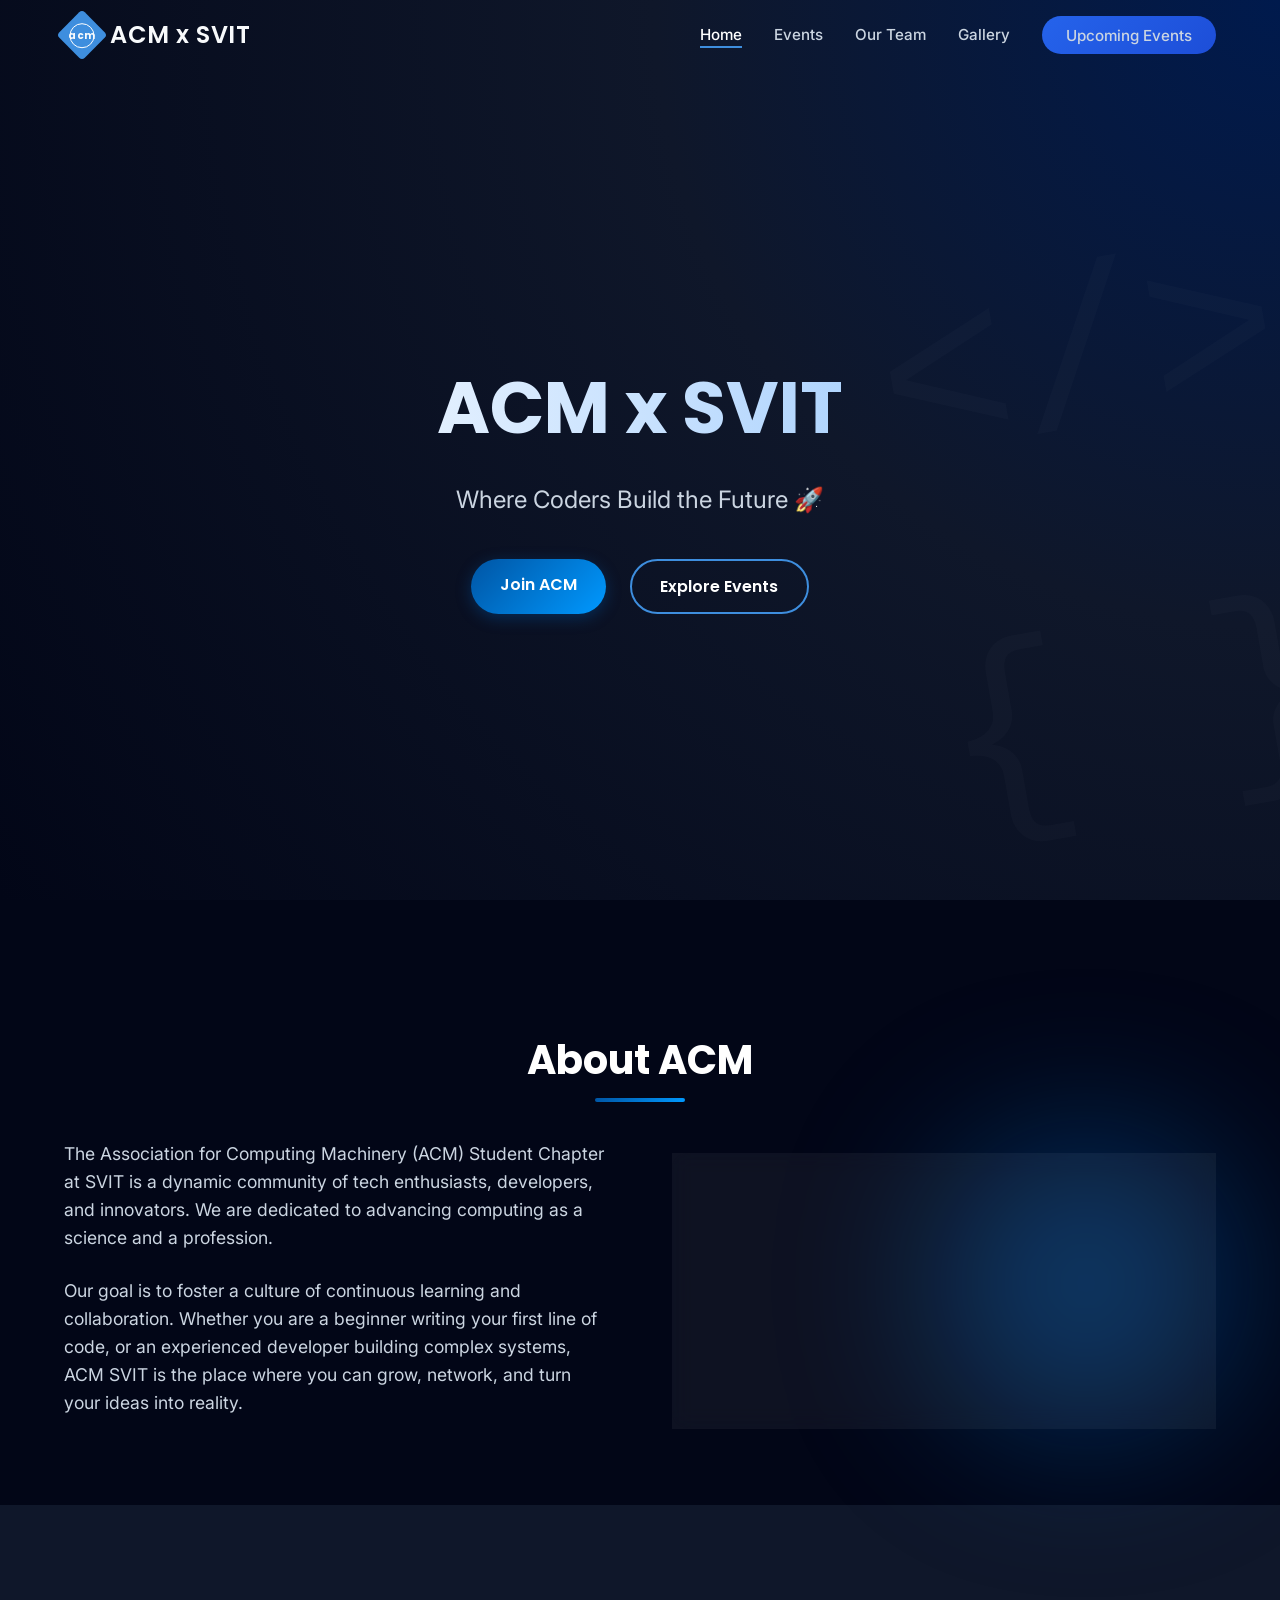
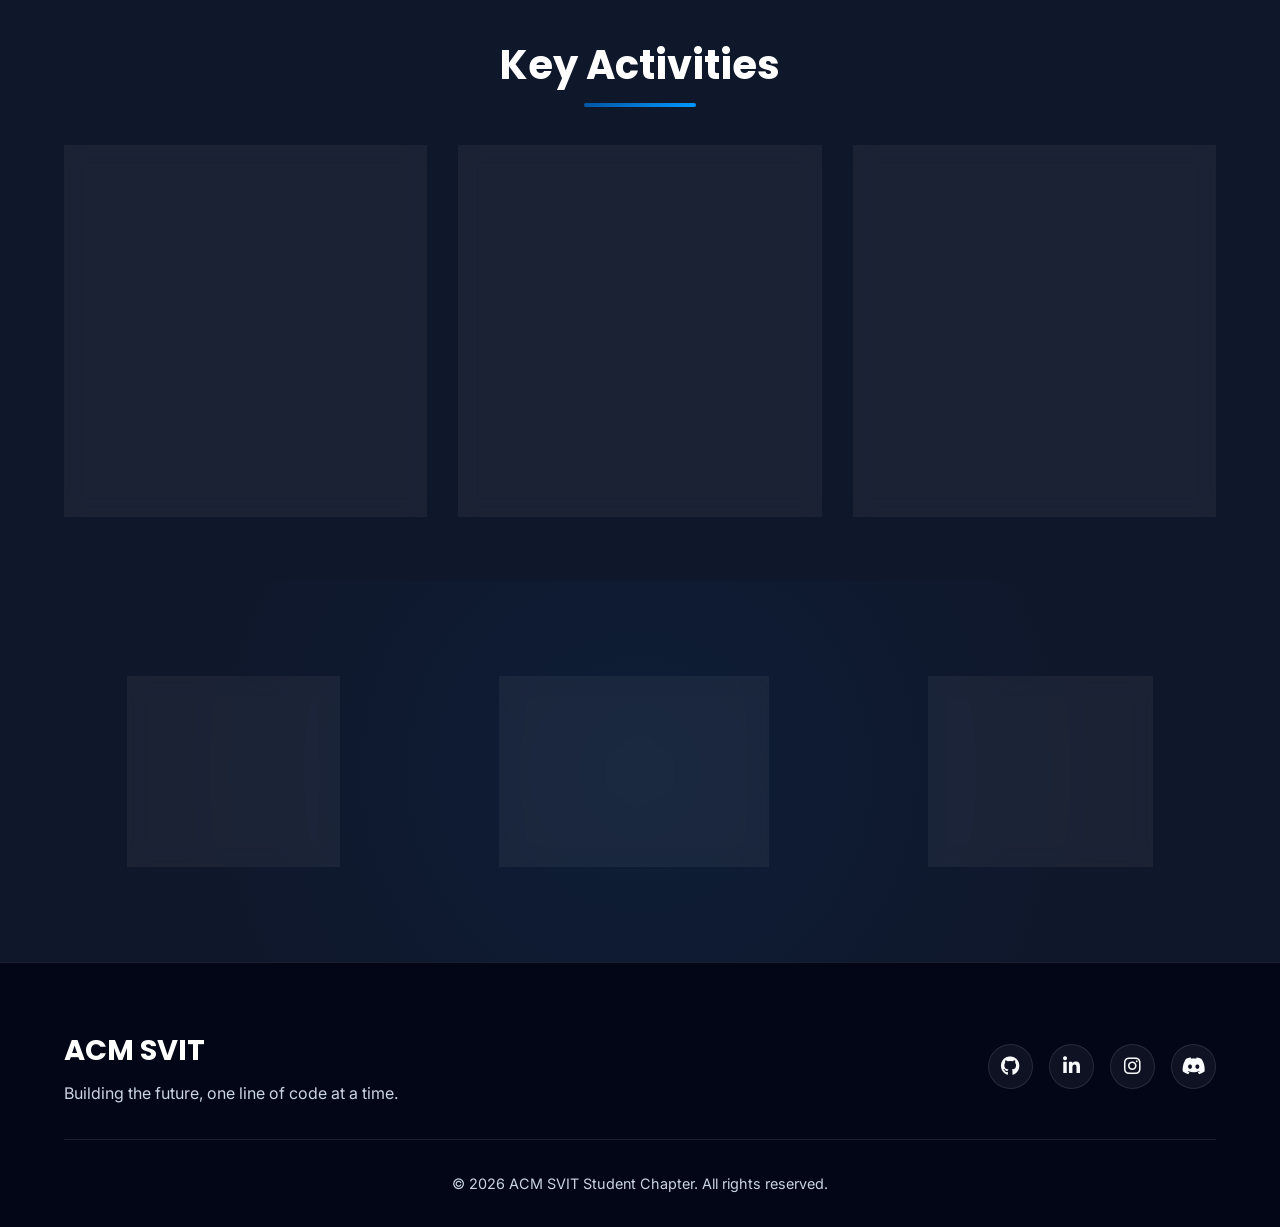
<file: acm-svit-website/index.html>
<!DOCTYPE html>
<html lang="en">
<head>
    <meta charset="UTF-8">
    <meta name="viewport" content="width=device-width, initial-scale=1.0">
    <title>ACM SVIT | Where Coders Build the Future</title>
    <meta name="description" content="The official website of the ACM Student Chapter at SVIT. Join us for hackathons, workshops, and a thriving developer culture.">
    <link rel="stylesheet" href="css/styles.css">
    <!-- Font Awesome for icons -->
    <link rel="stylesheet" href="https://cdnjs.cloudflare.com/ajax/libs/font-awesome/6.4.0/css/all.min.css">
</head>
<body>
    <header>
        <div class="container nav-container">
            <div class="logo">
                <div class="acm-logo-shape">
                    <div class="acm-logo-inner">
                        <span class="acm-logo-text-img">acm</span>
                    </div>
                </div>
                <div class="logo-text">ACM x SVIT</div>
            </div>
            
            <ul class="nav-links">
                <li><a href="index.html">Home</a></li>
                <li><a href="events.html">Events</a></li>
                <li><a href="team.html">Our Team</a></li>
                <li><a href="gallery.html">Gallery</a></li>
                <li><a href="upcoming.html" class="btn-nav">Upcoming Events</a></li>
            </ul>

            <div class="hamburger">
                <div class="line1"></div>
                <div class="line2"></div>
                <div class="line3"></div>
            </div>
        </div>
    </header>

    <section class="hero" id="home">
        <div class="code-bg">
            &lt;/&gt;<br>{ }<br>#
        </div>
        <div class="container">
            <h1>ACM x SVIT</h1>
            <p>Where Coders Build the Future 🚀</p>
            <div class="hero-btns">
                <a href="#about" class="btn btn-primary">Join ACM</a>
                <a href="events.html" class="btn btn-secondary">Explore Events</a>
            </div>
        </div>
    </section>

    <section class="about" id="about">
        <div class="container">
            <h2 class="section-title">About ACM</h2>
            <div class="about-content">
                <div class="about-text">
                    <p>The Association for Computing Machinery (ACM) Student Chapter at SVIT is a dynamic community of tech enthusiasts, developers, and innovators. We are dedicated to advancing computing as a science and a profession.</p>
                    <p>Our goal is to foster a culture of continuous learning and collaboration. Whether you are a beginner writing your first line of code, or an experienced developer building complex systems, ACM SVIT is the place where you can grow, network, and turn your ideas into reality.</p>
                </div>
                <div class="about-image">
                    <div class="about-blob"></div>
                    <div class="about-glass-card glass">
                        <i class="fa-solid fa-code" style="font-size: 4rem; color: var(--acm-light-blue); margin-bottom: 1rem;"></i>
                        <h3>Empowering Students</h3>
                        <p style="color: var(--text-secondary); margin-top: 1rem;">Building a robust developer ecosystem on campus through peer-to-peer learning and hands-on experience.</p>
                    </div>
                </div>
            </div>
        </div>
    </section>

    <section class="activities">
        <div class="container">
            <h2 class="section-title">Key Activities</h2>
            <div class="grid-3">
                <div class="card glass">
                    <div class="card-icon"><i class="fa-solid fa-laptop-code"></i></div>
                    <h3>Hackathons</h3>
                    <p>Intense, 24-48 hour coding marathons where students collaborate to build creative solutions for real-world problems.</p>
                </div>
                <div class="card glass">
                    <div class="card-icon"><i class="fa-solid fa-chalkboard-user"></i></div>
                    <h3>Workshops</h3>
                    <p>Hands-on sessions on the latest technologies including Web Development, AI/ML, Cloud Computing, and App Dev.</p>
                </div>
                <div class="card glass">
                    <div class="card-icon"><i class="fa-solid fa-trophy"></i></div>
                    <h3>Coding Competitions</h3>
                    <p>Regular DSA and competitive programming contests to sharpen algorithmic thinking and problem-solving skills.</p>
                </div>
            </div>
        </div>
    </section>

    <section class="stats">
        <div class="container">
            <div class="stats-grid">
                <div class="stat-item glass">
                    <div class="stat-number">500+</div>
                    <div class="stat-label">Members</div>
                </div>
                <div class="stat-item glass">
                    <div class="stat-number">45+</div>
                    <div class="stat-label">Events conducted</div>
                </div>
                <div class="stat-item glass">
                    <div class="stat-number">100+</div>
                    <div class="stat-label">Projects built</div>
                </div>
            </div>
        </div>
    </section>

    <footer>
        <div class="container">
            <div class="footer-content">
                <div class="footer-brand">
                    <h3>ACM SVIT</h3>
                    <p>Building the future, one line of code at a time.</p>
                </div>
                <div class="social-links">
                    <a href="#" aria-label="GitHub"><i class="fa-brands fa-github"></i></a>
                    <a href="#" aria-label="LinkedIn"><i class="fa-brands fa-linkedin-in"></i></a>
                    <a href="#" aria-label="Instagram"><i class="fa-brands fa-instagram"></i></a>
                    <a href="#" aria-label="Discord"><i class="fa-brands fa-discord"></i></a>
                </div>
            </div>
            <div class="footer-bottom">
                &copy; 2026 ACM SVIT Student Chapter. All rights reserved.
            </div>
        </div>
    </footer>

    <script src="js/script.js"></script>
</body>
</html>
</file>
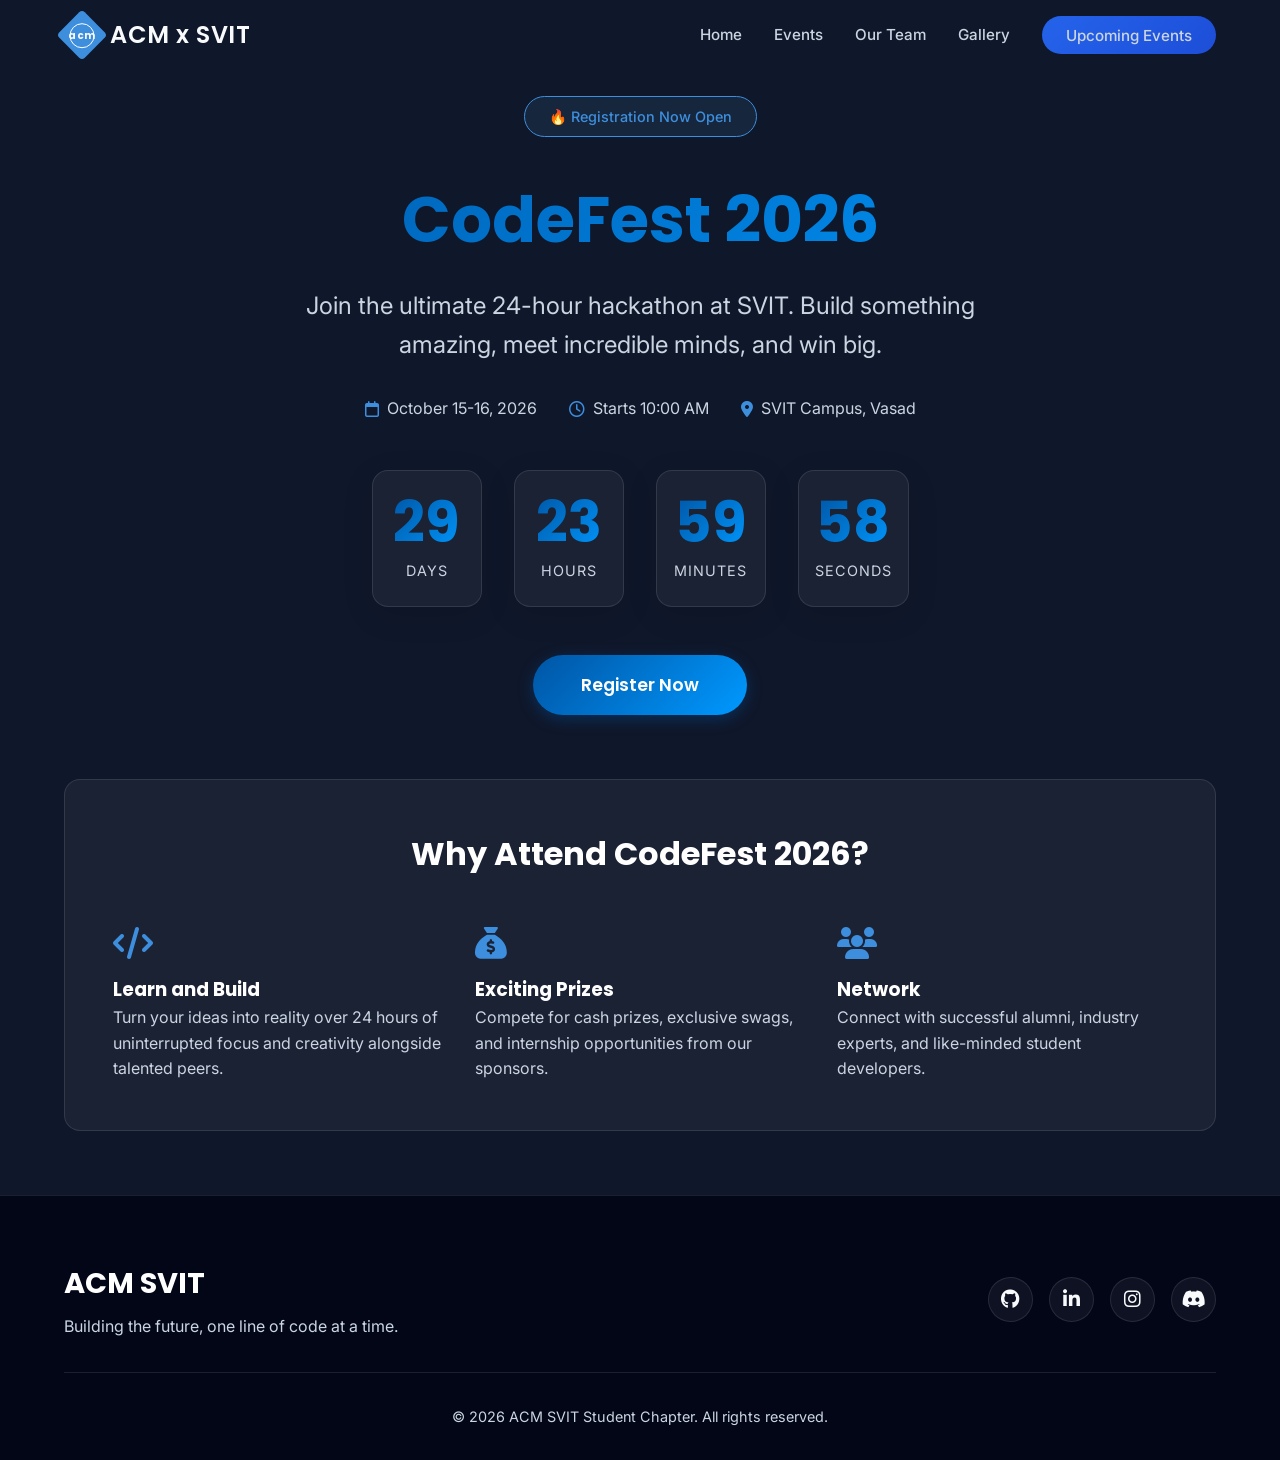
<file: acm-svit-website/upcoming.html>
<!DOCTYPE html>
<html lang="en">
<head>
    <meta charset="UTF-8">
    <meta name="viewport" content="width=device-width, initial-scale=1.0">
    <title>Upcoming Events | ACM SVIT</title>
    <meta name="description" content="Register for the biggest upcoming tech events by ACM SVIT.">
    <link rel="stylesheet" href="css/styles.css">
    <link rel="stylesheet" href="https://cdnjs.cloudflare.com/ajax/libs/font-awesome/6.4.0/css/all.min.css">
</head>
<body>
    <header>
        <div class="container nav-container">
            <div class="logo">
                <div class="acm-logo-shape">
                    <div class="acm-logo-inner">
                        <span class="acm-logo-text-img">acm</span>
                    </div>
                </div>
                <div class="logo-text">ACM x SVIT</div>
            </div>
            
            <ul class="nav-links">
                <li><a href="index.html">Home</a></li>
                <li><a href="events.html">Events</a></li>
                <li><a href="team.html">Our Team</a></li>
                <li><a href="gallery.html">Gallery</a></li>
                <li><a href="upcoming.html" class="btn-nav">Upcoming Events</a></li>
            </ul>

            <div class="hamburger">
                <div class="line1"></div>
                <div class="line2"></div>
                <div class="line3"></div>
            </div>
        </div>
    </header>

    <section class="upcoming-hero">
        <div class="container" style="text-align: center;">
            <div style="display: inline-block; padding: 0.5rem 1.5rem; background: rgba(93, 173, 226, 0.1); border: 1px solid var(--acm-light-blue); border-radius: 30px; color: var(--acm-light-blue); font-weight: 500; font-size: 0.9rem; margin-bottom: 2rem;">
                🔥 Registration Now Open
            </div>
            <h1 style="font-size: 4rem; font-weight: 700; margin-bottom: 1rem; background: var(--accent-gradient); -webkit-background-clip: text; -webkit-text-fill-color: transparent;">CodeFest 2026</h1>
            <p style="font-size: 1.5rem; color: var(--text-secondary); max-width: 700px; margin: 0 auto;">Join the ultimate 24-hour hackathon at SVIT. Build something amazing, meet incredible minds, and win big.</p>
            
            <div class="upcoming-details">
                <div><i class="fa-regular fa-calendar" style="color: var(--acm-light-blue);"></i> October 15-16, 2026</div>
                <div><i class="fa-regular fa-clock" style="color: var(--acm-light-blue);"></i> Starts 10:00 AM</div>
                <div><i class="fa-solid fa-location-dot" style="color: var(--acm-light-blue);"></i> SVIT Campus, Vasad</div>
            </div>

            <div class="countdown">
                <div class="time-box">
                    <div class="num" id="days">00</div>
                    <div class="text">Days</div>
                </div>
                <div class="time-box">
                    <div class="num" id="hours">00</div>
                    <div class="text">Hours</div>
                </div>
                <div class="time-box">
                    <div class="num" id="minutes">00</div>
                    <div class="text">Minutes</div>
                </div>
                <div class="time-box">
                    <div class="num" id="seconds">00</div>
                    <div class="text">Seconds</div>
                </div>
            </div>

            <div style="margin-top: 3rem;">
                <a href="#" class="btn btn-primary" style="font-size: 1.1rem; padding: 1rem 3rem;">Register Now</a>
            </div>
            
            <div style="margin-top: 4rem; text-align: left; background: var(--glass-bg); padding: 3rem; border-radius: 16px; border: 1px solid var(--glass-border); display: flex; flex-direction: column; gap: 2rem;">
                <h2 style="font-size: 2rem; text-align: center; margin-bottom: 1rem;">Why Attend CodeFest 2026?</h2>
                <div class="grid-3" style="gap: 2rem;">
                    <div>
                        <i class="fa-solid fa-code" style="font-size: 2rem; color: var(--acm-light-blue); margin-bottom: 1rem;"></i>
                        <h3>Learn and Build</h3>
                        <p style="color: var(--text-secondary);">Turn your ideas into reality over 24 hours of uninterrupted focus and creativity alongside talented peers.</p>
                    </div>
                    <div>
                        <i class="fa-solid fa-sack-dollar" style="font-size: 2rem; color: var(--acm-light-blue); margin-bottom: 1rem;"></i>
                        <h3>Exciting Prizes</h3>
                        <p style="color: var(--text-secondary);">Compete for cash prizes, exclusive swags, and internship opportunities from our sponsors.</p>
                    </div>
                    <div>
                        <i class="fa-solid fa-users" style="font-size: 2rem; color: var(--acm-light-blue); margin-bottom: 1rem;"></i>
                        <h3>Network</h3>
                        <p style="color: var(--text-secondary);">Connect with successful alumni, industry experts, and like-minded student developers.</p>
                    </div>
                </div>
            </div>
        </div>
    </section>

    <footer>
        <div class="container">
            <div class="footer-content">
                <div class="footer-brand">
                    <h3>ACM SVIT</h3>
                    <p>Building the future, one line of code at a time.</p>
                </div>
                <div class="social-links">
                    <a href="#" aria-label="GitHub"><i class="fa-brands fa-github"></i></a>
                    <a href="#" aria-label="LinkedIn"><i class="fa-brands fa-linkedin-in"></i></a>
                    <a href="#" aria-label="Instagram"><i class="fa-brands fa-instagram"></i></a>
                    <a href="#" aria-label="Discord"><i class="fa-brands fa-discord"></i></a>
                </div>
            </div>
            <div class="footer-bottom">
                &copy; 2026 ACM SVIT Student Chapter. All rights reserved.
            </div>
        </div>
    </footer>

    <script src="js/script.js"></script>
</body>
</html>
</file>
<file: acm-svit-website/css/styles.css>
@import url('https://fonts.googleapis.com/css2?family=Poppins:wght@300;400;500;600;700&family=Inter:wght@400;500;600&display=swap');

:root {
  --acm-blue: #0055A4;
  --acm-light-blue: #3E8EDE;
  --bg-dark: #0f172a;
  --bg-darker: #020617;
  --text-primary: #f8fafc;
  --text-secondary: #cbd5e1;
  --glass-bg: rgba(255, 255, 255, 0.05);
  --glass-border: rgba(255, 255, 255, 0.1);
  --accent-gradient: linear-gradient(135deg, #0055A4 0%, #0099ff 100%);
  --button-hover-gradient: linear-gradient(135deg, #0099ff 0%, #0055A4 100%);
}

* {
  margin: 0;
  padding: 0;
  box-sizing: border-box;
}

body {
  font-family: 'Inter', sans-serif;
  background-color: var(--bg-dark);
  color: var(--text-primary);
  line-height: 1.6;
  overflow-x: hidden;
}

h1, h2, h3, h4, h5, h6 {
  font-family: 'Poppins', sans-serif;
  color: #fff;
}

a {
  text-decoration: none;
  color: inherit;
}

ul {
  list-style: none;
}

.container {
  width: 90%;
  max-width: 1200px;
  margin: 0 auto;
}

/* Glassmorphism Classes */
.glass {
  background: var(--glass-bg);
  backdrop-filter: blur(10px);
  -webkit-backdrop-filter: blur(10px);
  border: 1px solid var(--glass-border);
  border-radius: 16px;
}

/* Navbar */
header {
  position: fixed;
  top: 0;
  left: 0;
  width: 100%;
  z-index: 1000;
  transition: all 0.3s ease;
  padding: 1rem 0;
  /* Matching the provided image slightly by making the header slightly lighter but still dark mode suitable, or full transparent until scroll */
}

header.scrolled {
  background: rgba(15, 23, 42, 0.95);
  backdrop-filter: blur(15px);
  box-shadow: 0 4px 30px rgba(0, 0, 0, 0.5);
  padding: 0.8rem 0;
  border-bottom: 1px solid var(--glass-border);
}

.nav-container {
  display: flex;
  justify-content: space-between;
  align-items: center;
}

.logo {
  display: flex;
  align-items: center;
  gap: 10px;
  font-family: 'Poppins', sans-serif;
  font-weight: 600;
  font-size: 1.5rem;
  letter-spacing: 0.5px;
}

.acm-logo-shape {
  width: 36px;
  height: 36px;
  background-color: var(--acm-light-blue);
  transform: rotate(45deg);
  display: flex;
  align-items: center;
  justify-content: center;
  border-radius: 4px;
}
.acm-logo-inner {
  transform: rotate(-45deg);
  width: 25px;
  height: 25px;
  border-radius: 50%;
  border: 1.5px solid white;
  display: flex;
  align-items: center;
  justify-content: center;
}

.acm-logo-text-img {
  font-size: 10px;
  font-weight: 700;
}

.nav-links {
  display: flex;
  gap: 2rem;
  align-items: center;
}

.nav-links li a {
  font-weight: 500;
  font-size: 0.95rem;
  transition: color 0.3s ease;
  position: relative;
  color: var(--text-secondary);
}

.nav-links li a:hover, .nav-links li a.active {
  color: white;
}

.nav-links li a::after {
  content: '';
  position: absolute;
  width: 0;
  height: 2px;
  bottom: -4px;
  left: 0;
  background: var(--acm-light-blue);
  transition: width 0.3s ease;
}

.nav-links li a:hover::after, .nav-links li a.active::after {
  width: 100%;
}

.btn {
  display: inline-block;
  padding: 0.8rem 1.8rem;
  border-radius: 30px;
  font-weight: 600;
  cursor: pointer;
  transition: all 0.3s ease;
  border: none;
  font-family: 'Poppins', sans-serif;
}

.btn-primary {
  background: var(--accent-gradient);
  color: white;
  box-shadow: 0 4px 15px rgba(0, 85, 164, 0.4);
}

.btn-primary:hover {
  background: var(--button-hover-gradient);
  transform: translateY(-2px);
  box-shadow: 0 6px 20px rgba(0, 85, 164, 0.6);
}

.btn-nav {
  padding: 0.6rem 1.5rem;
  font-size: 0.95rem;
  background: #1d4ed8; 
  background: linear-gradient(135deg, #2563eb, #1d4ed8);
  color: white;
  border-radius: 20px;
}

.btn-nav:hover {
  box-shadow: 0 0 15px rgba(37, 99, 235, 0.6);
  color: white;
}

/* Sections */
section {
  padding: 8rem 0 4rem;
}

/* Hero Section */
.hero {
  min-height: 100vh;
  display: flex;
  align-items: center;
  position: relative;
  background: radial-gradient(circle at top right, #001a4d, var(--bg-dark) 40%, var(--bg-darker));
  overflow: hidden;
}

.code-bg {
  position: absolute;
  right: -5%;
  top: 20%;
  font-family: monospace;
  font-size: 14rem;
  color: rgba(255, 255, 255, 0.02);
  transform: rotate(-10deg);
  z-index: 0;
  pointer-events: none;
}

.hero .container {
  position: relative;
  z-index: 1;
  text-align: center;
  max-width: 900px;
}

.hero h1 {
  font-size: 4.5rem;
  font-weight: 700;
  margin-bottom: 1rem;
  background: linear-gradient(to right, #fff, #93c5fd);
  -webkit-background-clip: text;
  -webkit-text-fill-color: transparent;
  animation: fadeInDown 1s ease;
}

.hero p {
  font-size: 1.5rem;
  color: var(--text-secondary);
  margin-bottom: 2.5rem;
  animation: fadeInUp 1s ease 0.2s;
  animation-fill-mode: both;
}

.hero-btns {
  display: flex;
  gap: 1.5rem;
  justify-content: center;
  animation: fadeInUp 1s ease 0.4s;
  animation-fill-mode: both;
}

.btn-secondary {
  background: transparent;
  color: #fff;
  border: 2px solid var(--acm-light-blue);
}

.btn-secondary:hover {
  background: rgba(93, 173, 226, 0.1);
  box-shadow: 0 0 15px rgba(93, 173, 226, 0.4);
}

/* Section Headings */
.section-title {
  text-align: center;
  font-size: 2.5rem;
  margin-bottom: 3rem;
  position: relative;
  display: inline-block;
  left: 50%;
  transform: translateX(-50%);
}

.section-title::after {
  content: '';
  position: absolute;
  bottom: -10px;
  left: 30%;
  width: 40%;
  height: 4px;
  background: var(--accent-gradient);
  border-radius: 2px;
}

/* About Section */
.about {
  background-color: var(--bg-darker);
  position: relative;
}

.about-content {
  display: grid;
  grid-template-columns: 1fr 1fr;
  gap: 4rem;
  align-items: center;
}

.about-text p {
  margin-bottom: 1.5rem;
  font-size: 1.1rem;
  color: var(--text-secondary);
}

.about-image {
  position: relative;
}

.about-glass-card {
  padding: 3rem;
  position: relative;
  z-index: 2;
  text-align: center;
}

.about-blob {
  position: absolute;
  top: -20px;
  right: -20px;
  width: 300px;
  height: 300px;
  background: var(--acm-blue);
  filter: blur(80px);
  z-index: 1;
  opacity: 0.5;
  border-radius: 50%;
}

/* Cards (Activities, Events, Team) */
.grid-3 {
  display: grid;
  grid-template-columns: repeat(auto-fit, minmax(300px, 1fr));
  gap: 2rem;
}

.card {
  padding: 2.5rem;
  transition: transform 0.3s ease, box-shadow 0.3s ease;
  display: flex;
  flex-direction: column;
  height: 100%;
}

.card:hover {
  transform: translateY(-10px);
  box-shadow: 0 10px 30px rgba(0, 0, 0, 0.5);
  border-color: rgba(93, 173, 226, 0.3);
}

.card-icon {
  font-size: 3rem;
  margin-bottom: 1.5rem;
  color: var(--acm-light-blue);
  display: inline-block;
  background: rgba(255, 255, 255, 0.05);
  padding: 1rem;
  border-radius: 12px;
}

.card h3 {
  font-size: 1.5rem;
  margin-bottom: 1rem;
}

.card p {
  color: var(--text-secondary);
  flex-grow: 1;
}

/* Stats */
.stats {
  position: relative;
  padding: 6rem 0;
  text-align: center;
  background: var(--bg-dark);
}

.stats::before {
  content: '';
  position: absolute;
  top: 0; left: 0; width: 100%; height: 100%;
  background: radial-gradient(circle at center, rgba(0, 85, 164, 0.1) 0%, transparent 70%);
  pointer-events: none;
}

.stats-grid {
  display: flex;
  justify-content: space-around;
  flex-wrap: wrap;
  gap: 2rem;
}

.stat-item {
  padding: 2rem;
  min-width: 200px;
}

.stat-number {
  font-size: 3.5rem;
  font-weight: 700;
  font-family: 'Poppins', sans-serif;
  background: var(--accent-gradient);
  -webkit-background-clip: text;
  -webkit-text-fill-color: transparent;
  margin-bottom: 0.5rem;
}

.stat-label {
  font-size: 1rem;
  font-weight: 500;
  color: var(--text-secondary);
  text-transform: uppercase;
  letter-spacing: 2px;
}

/* Footer */
footer {
  background-color: var(--bg-darker);
  padding: 4rem 0 2rem;
  border-top: 1px solid var(--glass-border);
}

.footer-content {
  display: flex;
  justify-content: space-between;
  align-items: center;
  flex-wrap: wrap;
  gap: 2rem;
  margin-bottom: 2rem;
}

.footer-brand h3 {
  font-size: 1.8rem;
  margin-bottom: 0.5rem;
}

.footer-brand p {
  color: var(--text-secondary);
}

.social-links {
  display: flex;
  gap: 1rem;
}

.social-links a {
  display: flex;
  align-items: center;
  justify-content: center;
  width: 45px;
  height: 45px;
  border-radius: 50%;
  background: var(--glass-bg);
  transition: all 0.3s ease;
  font-size: 1.2rem;
  border: 1px solid var(--glass-border);
}

.social-links a:hover {
  background: var(--acm-light-blue);
  color: #fff;
  transform: translateY(-3px);
}

.footer-bottom {
  text-align: center;
  color: var(--text-secondary);
  font-size: 0.9rem;
  padding-top: 2rem;
  border-top: 1px solid var(--glass-border);
}

/* Event Specific Styles */
.page-header {
  min-height: 40vh;
  display: flex;
  align-items: center;
  justify-content: center;
  background: radial-gradient(circle at top right, #001a4d, var(--bg-dark) 80%);
  text-align: center;
  padding-top: 8rem;
}

.event-filters {
  display: flex;
  justify-content: center;
  gap: 1rem;
  margin-bottom: 3rem;
  flex-wrap: wrap;
}

.filter-btn {
  background: var(--glass-bg);
  color: var(--text-primary);
  border: 1px solid var(--glass-border);
  padding: 0.5rem 1.5rem;
  border-radius: 20px;
  cursor: pointer;
  transition: all 0.3s;
  font-family: 'Inter', sans-serif;
}

.filter-btn.active, .filter-btn:hover {
  background: var(--acm-blue);
  border-color: var(--acm-blue);
}

.event-card {
  padding: 0;
  overflow: hidden;
}

.event-img {
  width: 100%;
  height: 220px;
  object-fit: cover;
}

.event-content {
  padding: 1.5rem;
  display: flex;
  flex-direction: column;
  flex-grow: 1;
}

.event-date {
  font-size: 0.9rem;
  color: var(--acm-light-blue);
  font-weight: 500;
  margin-bottom: 0.5rem;
}

.event-tags {
  display: flex;
  gap: 0.5rem;
  margin-top: 1.5rem;
  flex-wrap: wrap;
}

.tag {
  font-size: 0.8rem;
  background: rgba(255, 255, 255, 0.1);
  padding: 0.3rem 0.8rem;
  border-radius: 12px;
}

/* Team Styles */
.team-member {
  text-align: center;
  padding: 2.5rem 1rem;
}

.team-img-wrapper {
  width: 160px;
  height: 160px;
  margin: 0 auto 1.5rem;
  border-radius: 50%;
  padding: 4px;
  background: var(--accent-gradient);
  overflow: hidden;
  box-shadow: 0 10px 25px rgba(0, 85, 164, 0.3);
}

.team-img-wrapper img {
  width: 100%;
  height: 100%;
  object-fit: cover;
  border-radius: 50%;
  border: 4px solid var(--bg-dark);
}

.team-role {
  color: var(--acm-light-blue);
  font-weight: 500;
  margin-bottom: 1rem;
}

.team-social {
  display: flex;
  justify-content: center;
  gap: 0.8rem;
}

.team-social a {
  color: var(--text-secondary);
  font-size: 1.2rem;
  transition: color 0.3s;
}

.team-social a:hover {
  color: white;
}

/* Gallery Styles */
.gallery-grid {
  display: grid;
  grid-template-columns: repeat(auto-fill, minmax(280px, 1fr));
  gap: 1.5rem;
}

.gallery-item {
  position: relative;
  border-radius: 12px;
  overflow: hidden;
  aspect-ratio: 4/3;
  cursor: pointer;
}

.gallery-item img {
  width: 100%;
  height: 100%;
  object-fit: cover;
  transition: transform 0.5s ease;
}

.gallery-item:hover img {
  transform: scale(1.1);
}

.gallery-overlay {
  position: absolute;
  top: 0;
  left: 0;
  width: 100%;
  height: 100%;
  background: rgba(0, 85, 164, 0.7);
  display: flex;
  align-items: center;
  justify-content: center;
  opacity: 0;
  transition: opacity 0.3s ease;
  backdrop-filter: blur(2px);
}

.gallery-item:hover .gallery-overlay {
  opacity: 1;
}

.gallery-overlay i {
  font-size: 2.5rem;
  color: white;
}

/* Upcoming Event Specific */
.upcoming-hero {
  min-height: 85vh;
  display: flex;
  align-items: center;
  padding-top: 6rem;
}

.upcoming-details {
  margin-top: 2rem;
  display: flex;
  gap: 2rem;
  justify-content: center;
  color: var(--text-secondary);
}

.upcoming-details div {
  display: flex;
  align-items: center;
  gap: 0.5rem;
}

.countdown {
  display: flex;
  gap: 2rem;
  margin: 3rem 0;
  justify-content: center;
}

.time-box {
  background: var(--glass-bg);
  border: 1px solid var(--glass-border);
  padding: 1.5rem 1rem;
  border-radius: 16px;
  min-width: 110px;
  text-align: center;
  box-shadow: 0 8px 32px rgba(0,0,0,0.1);
}

.time-box .num {
  font-size: 3.5rem;
  font-weight: 700;
  font-family: 'Poppins', sans-serif;
  color: transparent;
  background: var(--accent-gradient);
  -webkit-background-clip: text;
  line-height: 1;
}

.time-box .text {
  font-size: 0.9rem;
  text-transform: uppercase;
  letter-spacing: 1px;
  margin-top: 0.5rem;
  color: var(--text-secondary);
}

/* Responsive */
@media (max-width: 992px) {
  .about-content {
    grid-template-columns: 1fr;
  }
  .hero h1 {
    font-size: 3.5rem;
  }
}

@media (max-width: 768px) {
  .nav-links {
    display: flex;
    position: fixed;
    top: 0;
    right: -100%;
    height: 100vh;
    width: 250px;
    background: var(--bg-darker);
    flex-direction: column;
    justify-content: center;
    transition: right 0.3s ease;
    border-left: 1px solid var(--glass-border);
  }
  .nav-links.active {
    right: 0;
  }
  
  .hamburger {
    display: block;
    cursor: pointer;
    z-index: 1001;
  }
  
  .hamburger div {
    width: 25px;
    height: 3px;
    background-color: white;
    margin: 5px;
    transition: all 0.3s ease;
  }
  
  .hamburger.toggle .line1 {
    transform: rotate(-45deg) translate(-5px, 6px);
  }
  
  .hamburger.toggle .line2 {
    opacity: 0;
  }
  
  .hamburger.toggle .line3 {
    transform: rotate(45deg) translate(-5px, -6px);
  }
  
  .hero h1 {
    font-size: 2.8rem;
  }
  .countdown {
    gap: 1rem;
    flex-wrap: wrap;
  }
  .time-box {
    min-width: 80px;
    padding: 1rem;
  }
  .time-box .num {
    font-size: 2.5rem;
  }
  .upcoming-details {
    flex-direction: column;
    align-items: center;
    gap: 1rem;
  }
}

@media (min-width: 769px) {
  .hamburger {
    display: none;
  }
}

/* Animations */
@keyframes fadeInUp {
  from {
    opacity: 0;
    transform: translateY(30px);
  }
  to {
    opacity: 1;
    transform: translateY(0);
  }
}

@keyframes fadeInDown {
  from {
    opacity: 0;
    transform: translateY(-30px);
  }
  to {
    opacity: 1;
    transform: translateY(0);
  }
}
</file>
